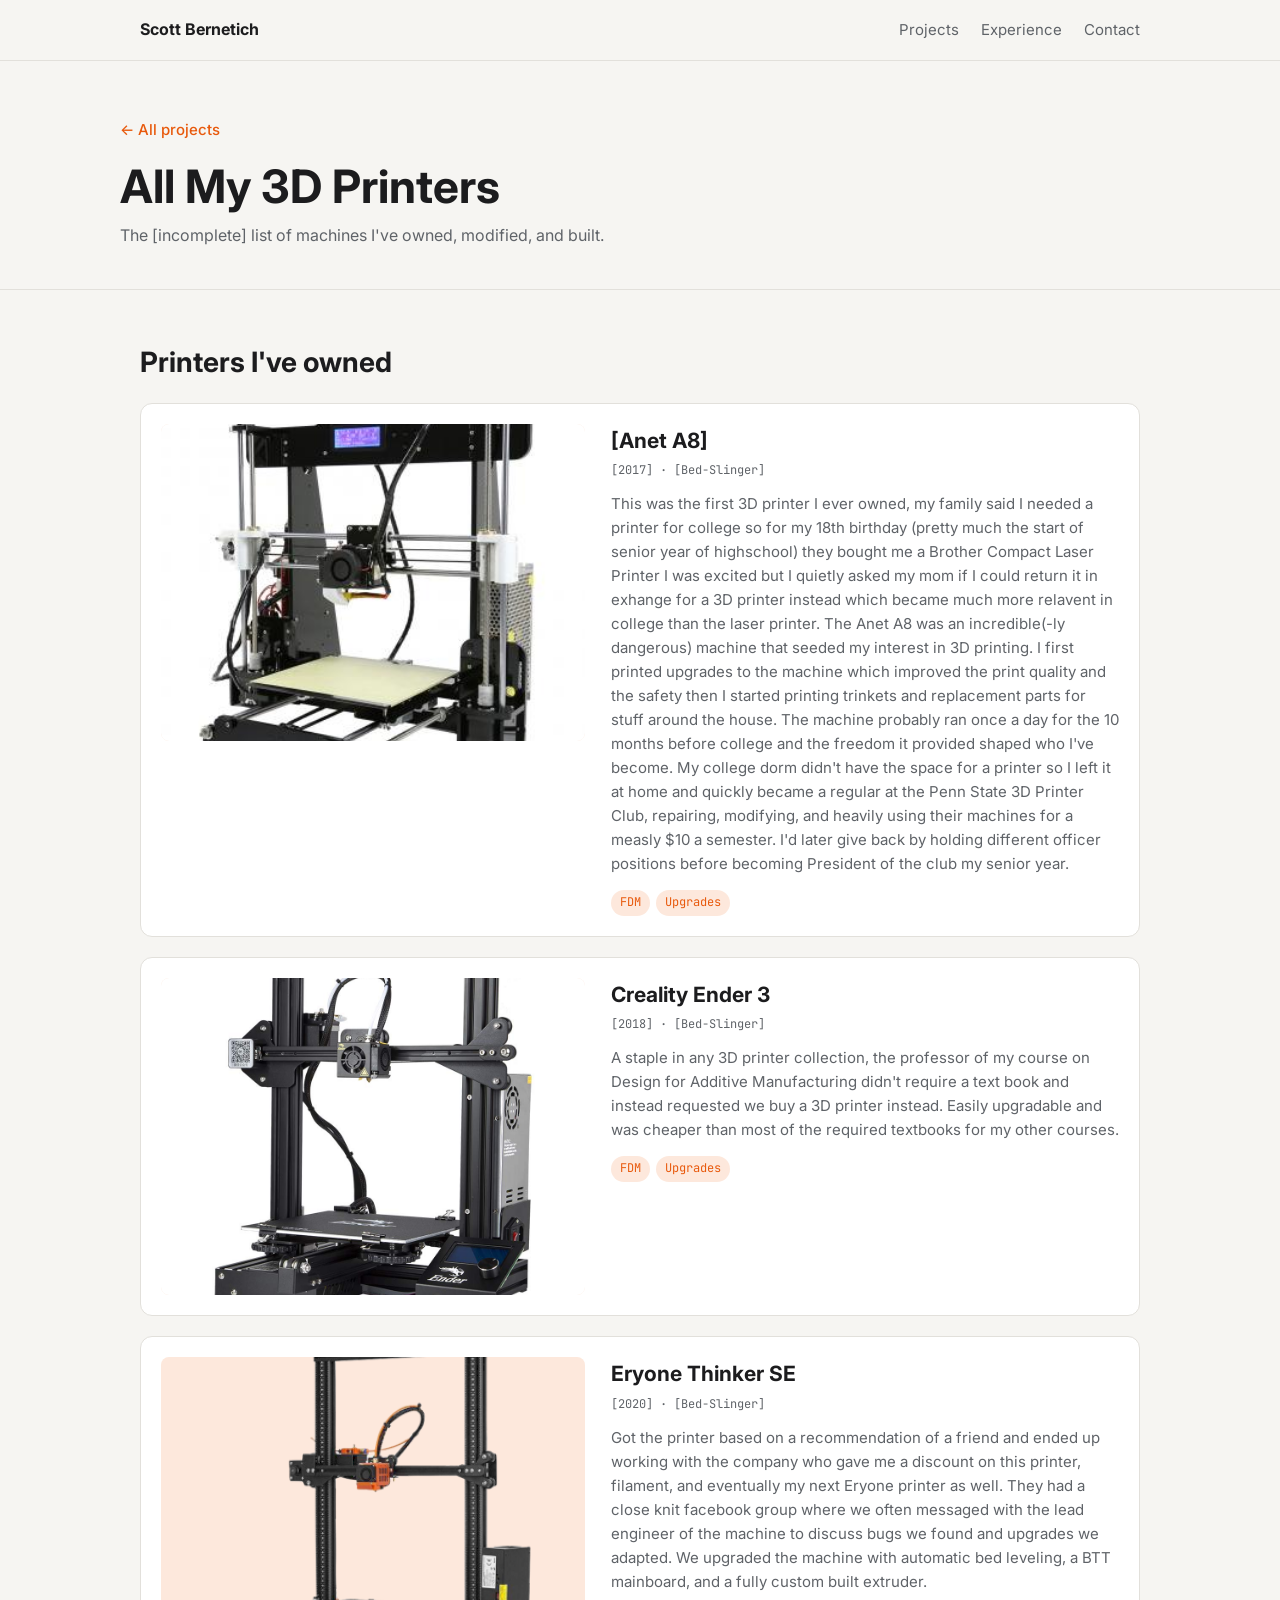
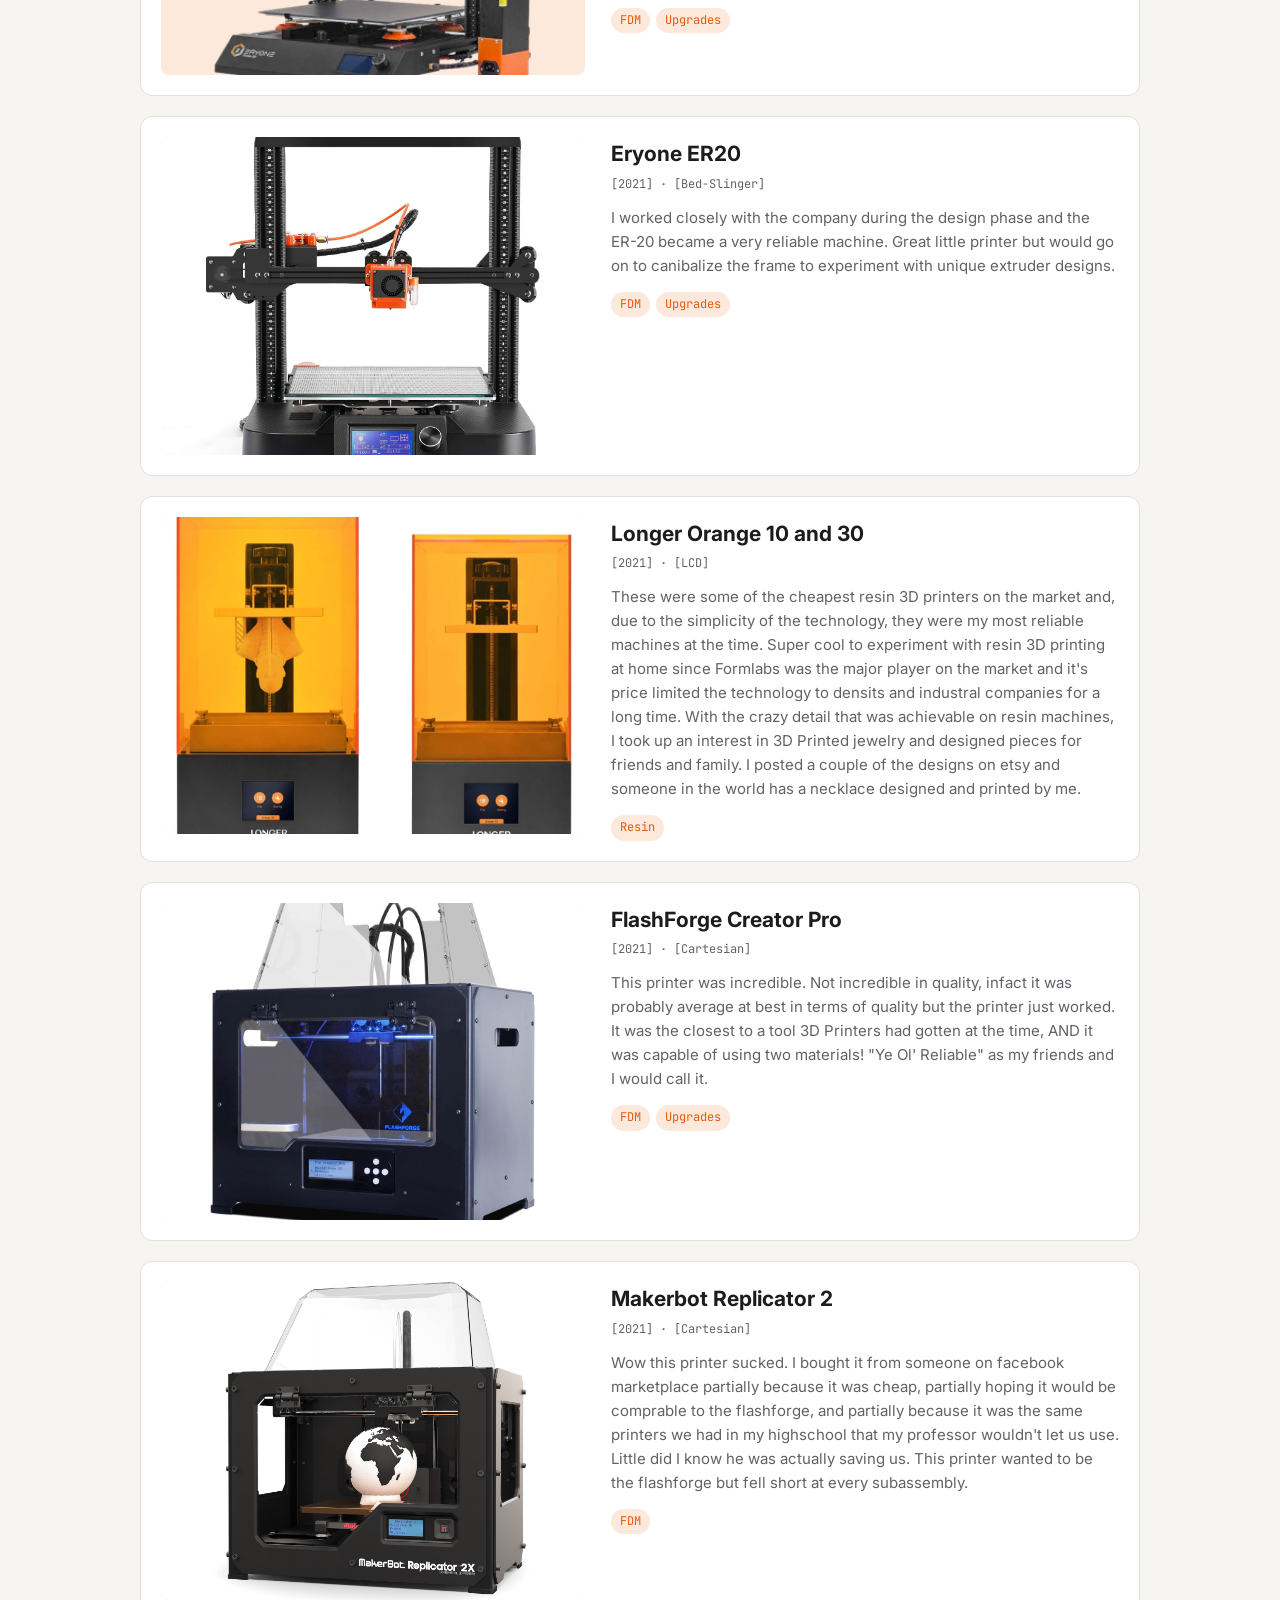
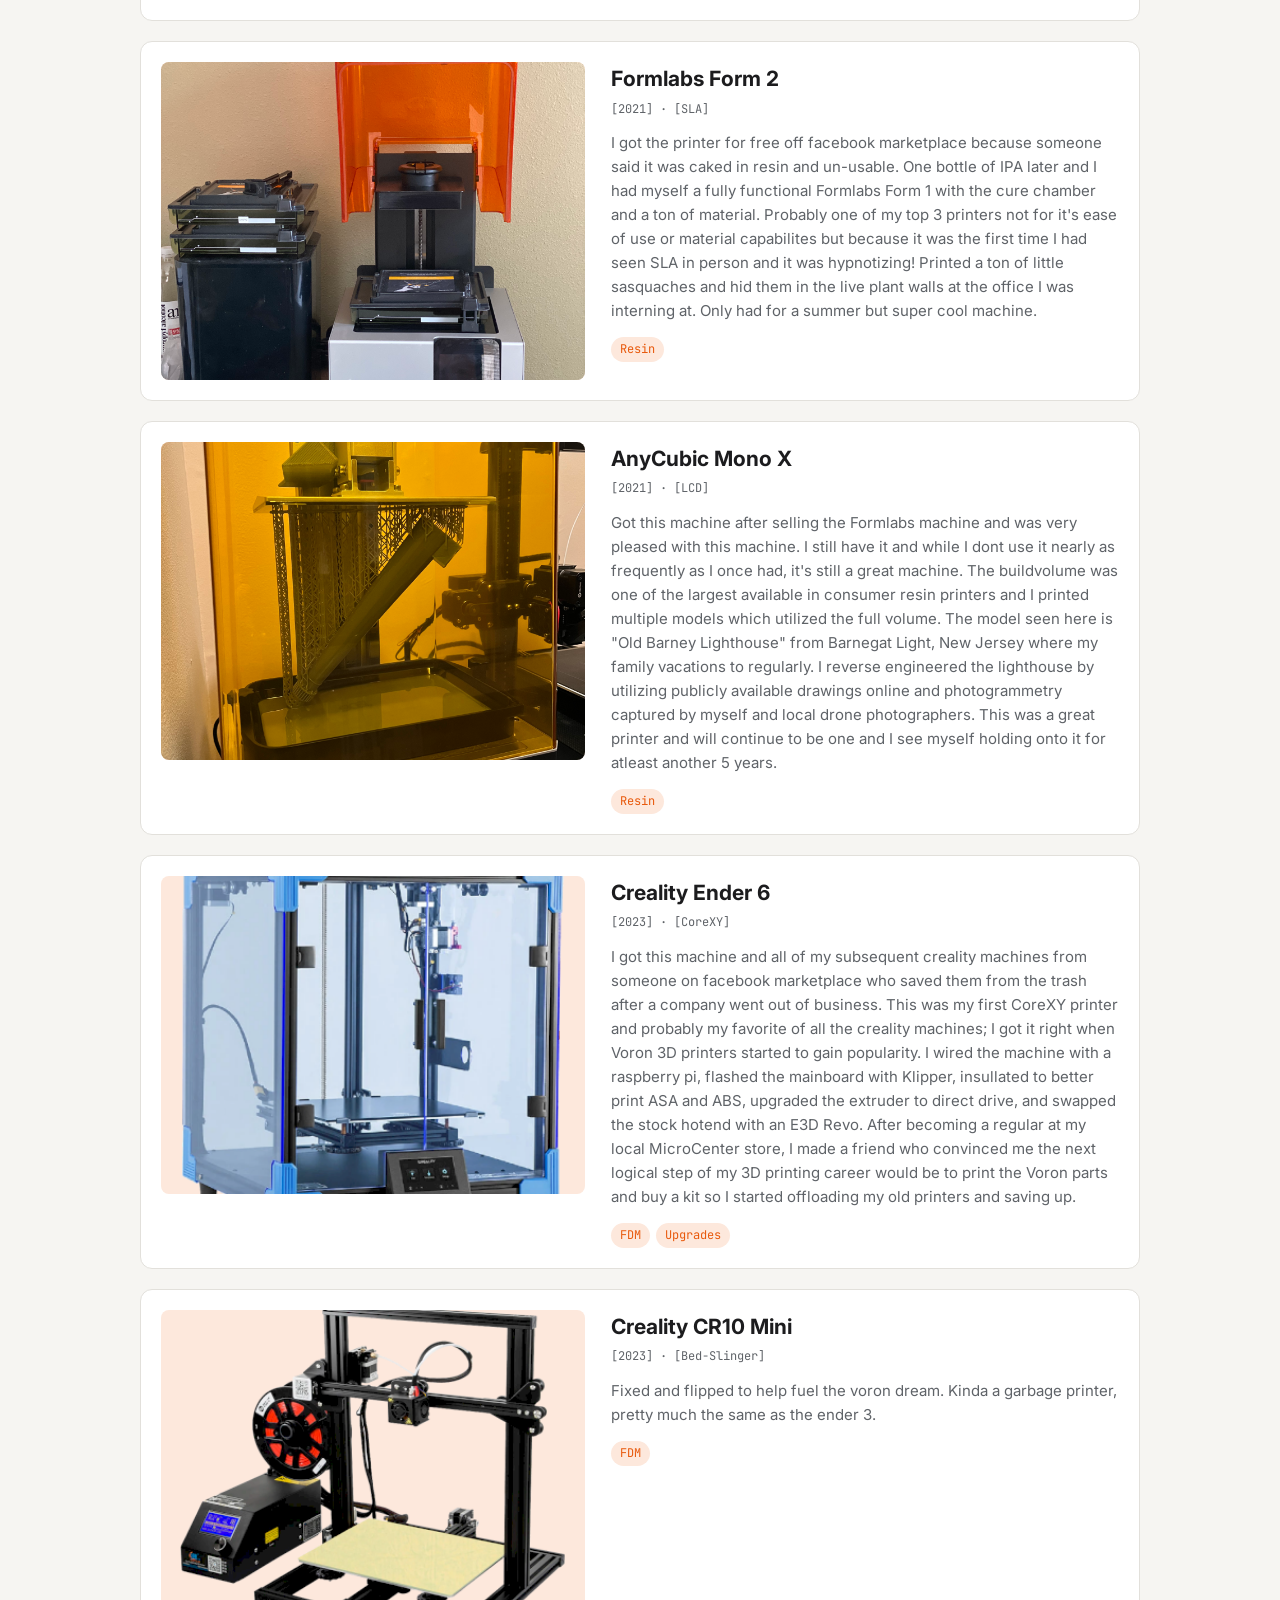
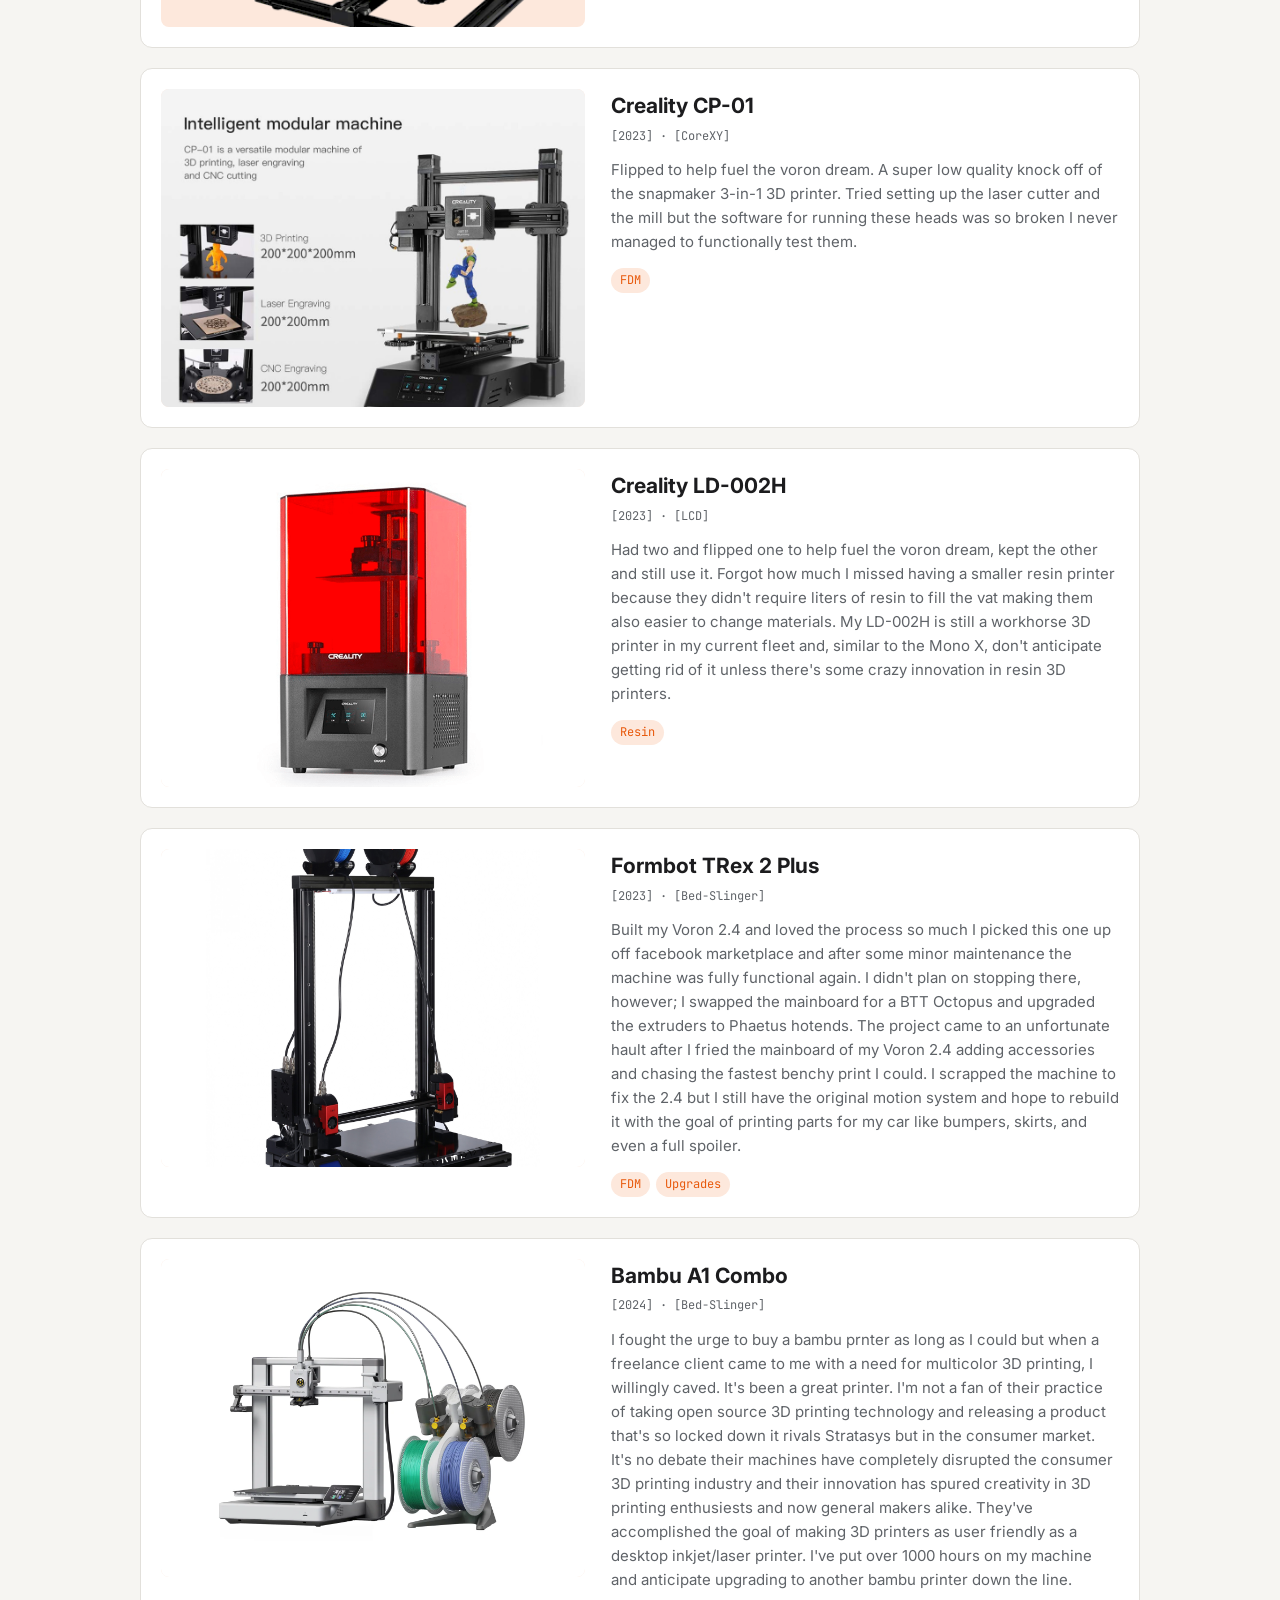
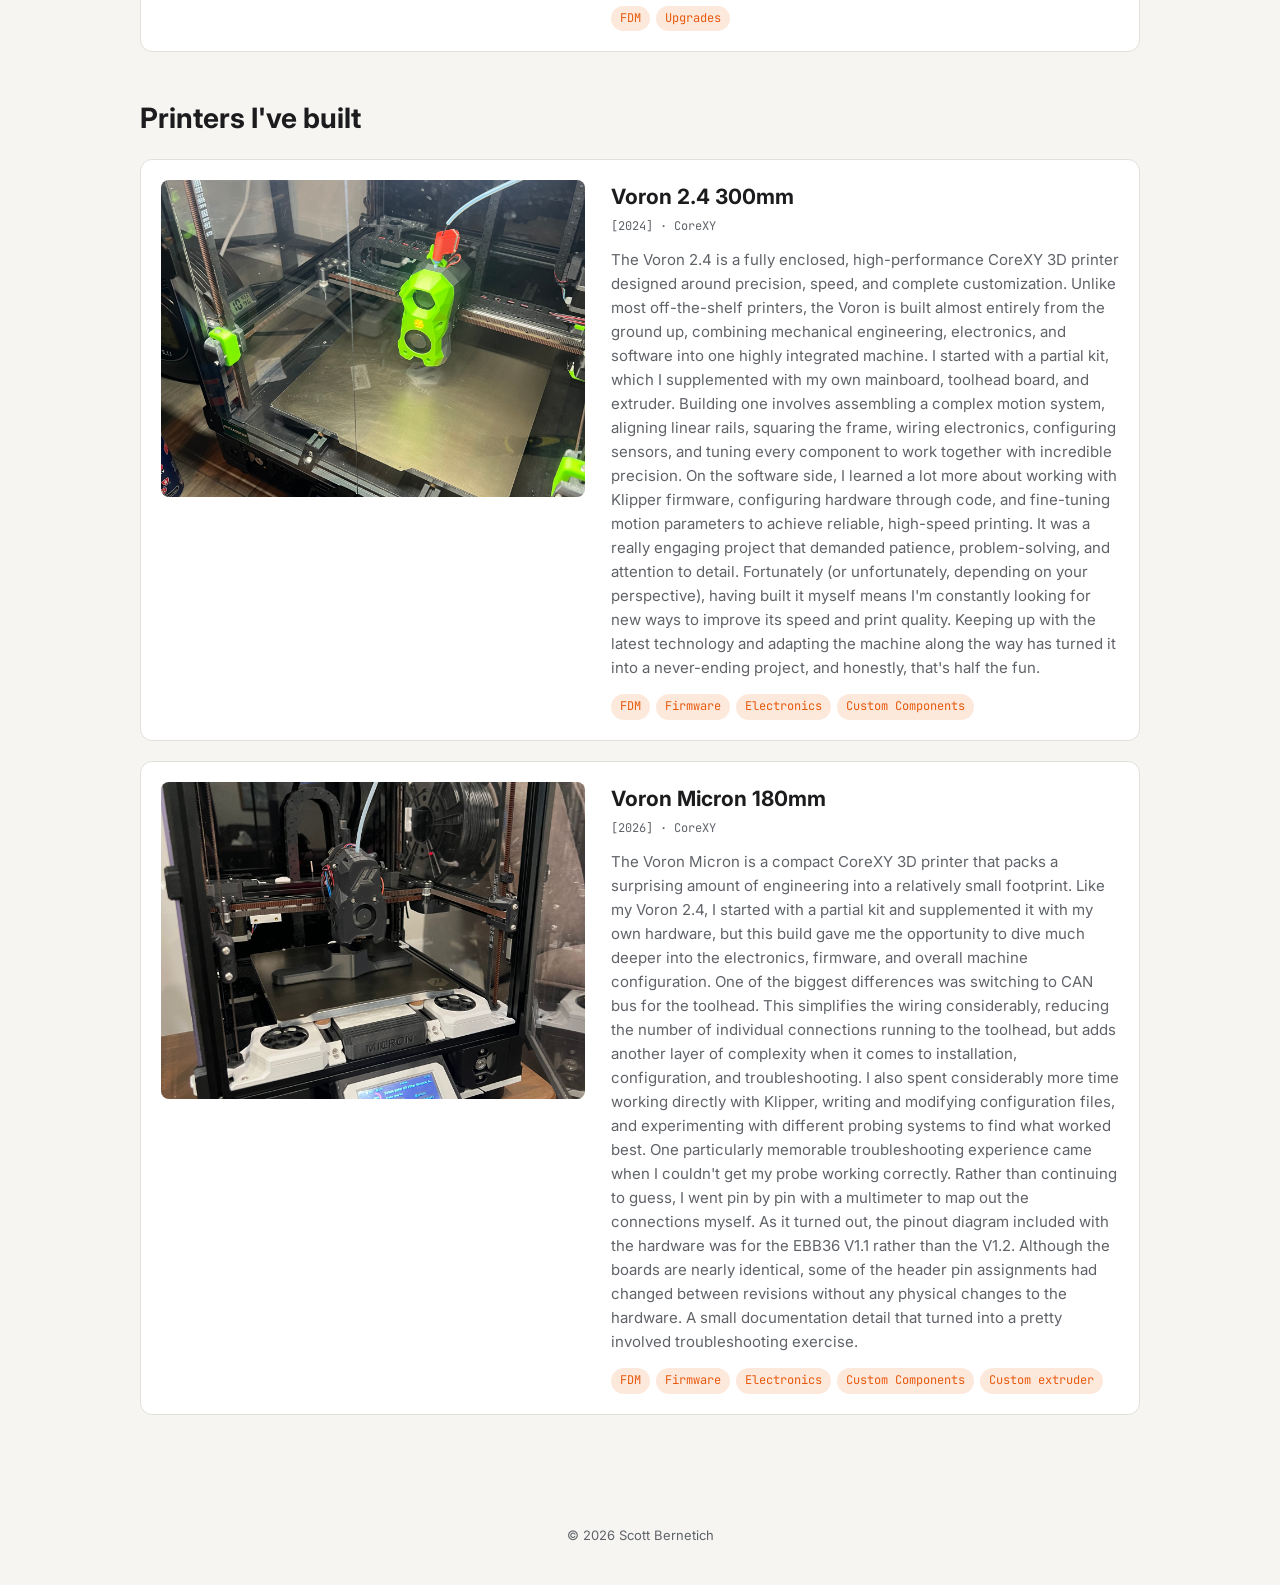
<file: printers.html>
<!doctype html>
<html lang="en">
<head>
<meta charset="utf-8">
<meta name="viewport" content="width=device-width, initial-scale=1">
<title>All My 3D Printers | Scott Bernetich</title>
<meta name="description" content="Every 3D printer I've owned and the custom printers I've built.">
<link rel="preconnect" href="https://fonts.googleapis.com">
<link href="https://fonts.googleapis.com/css2?family=Inter:wght@400;500;700&family=JetBrains+Mono:wght@500&display=swap" rel="stylesheet">
<link rel="stylesheet" href="style.css">
</head>
<body>

<nav>
  <div class="wrap">
    <a href="index.html" class="logo">Scott Bernetich</a>
    <ul>
      <li><a href="index.html#projects">Projects</a></li>
      <li><a href="index.html#work">Experience</a></li>
      <li><a href="index.html#contact">Contact</a></li>
    </ul>
  </div>
</nav>

<div class="wrap page-head">
  <a class="back" href="index.html#projects">&larr; All projects</a>
  <h1>All My 3D Printers</h1>
  <p class="lead">The [incomplete] list of machines I've owned, modified, and built.</p>
</div>

<main class="page-body">
  <div class="wrap">

    <h2>Printers I've owned</h2>

    <!-- Copy this block for each printer. Photos go in images/printers/ -->
    <div class="entry">
      <div class="photo slideshow">Add photo: images/printers/Anet-A8-3D-Printer.jpg
        <img src="images/printers/Anet-A8-3D-Printer.jpg" alt="First printer">
      </div>
      <div>
        <h3>[Anet A8]</h3>
        <div class="meta">[2017] &middot; [Bed-Slinger]</div>
        <p>This was the first 3D printer I ever owned, my family said I needed a printer for college so for my 18th birthday (pretty much the start of senior year of highschool) they bought me a Brother Compact Laser Printer I was excited but I
          quietly asked my mom if I could return it in exhange for a 3D printer instead which became much more relavent in college than the laser printer. The Anet A8 was an incredible(-ly dangerous) machine that seeded my interest in 3D printing. I first printed upgrades to 
          the machine which improved the print quality and the safety then I started printing trinkets and replacement parts for stuff around the house. The machine probably ran once a day for the 10 months before college and the freedom it provided shaped who I've become. 
          My college dorm didn't have the space for a printer so I left it at home and quickly became a regular at the Penn State 3D Printer Club, repairing, modifying, and heavily using their machines for a measly $10 a semester. I'd later give back by holding different officer positions before becoming President of the club my senior year. </p>
        <div class="chips"><span class="chip">FDM</span><span class="chip">Upgrades</span></div>
      </div>
    </div>

    <div class="entry">
      <div class="photo slideshow">Add photo: images/printers/Creality Ender 3.jpg
        <img src="images/printers/Creality Ender 3.jpg" alt="Second printer">
      </div>
      <div>
        <h3>Creality Ender 3</h3>
        <div class="meta">[2018] &middot; [Bed-Slinger]</div>
        <p>A staple in any 3D printer collection, the professor of my course on Design for Additive Manufacturing didn't require a text book and instead requested we buy a 3D printer instead. Easily upgradable and was cheaper than most of the required textbooks for my other courses. </p>
        <div class="chips"><span class="chip">FDM</span><span class="chip">Upgrades</span></div>
      </div>
    </div>

    <div class="entry">
      <div class="photo slideshow">
        <img src="images/printers/Eryone Thinker SE.jpg" alt="Third printer">
      </div>
      <div>
        <h3>Eryone Thinker SE</h3>
        <div class="meta">[2020] &middot; [Bed-Slinger]</div>
        <p>Got the printer based on a recommendation of a friend and ended up working with the company who gave me a discount on this printer, filament, and eventually my next Eryone printer as well. They had a close knit facebook group where we often messaged with the lead 
          engineer of the machine to discuss bugs we found and upgrades we adapted. We upgraded the machine with automatic bed leveling, a BTT mainboard, and a fully custom built extruder.</p>
        <div class="chips"><span class="chip">FDM</span><span class="chip">Upgrades</span></div>
      </div>
    </div>

    <div class="entry">
      <div class="photo slideshow">Add photo: images/printers/Eryone ER20.jpg
        <img src="images/printers/Eryone ER20.jpg" alt="Fourth printer">
      </div>
      <div>
        <h3>Eryone ER20</h3>
        <div class="meta">[2021] &middot; [Bed-Slinger]</div>
        <p>I worked closely with the company during the design phase and the ER-20 became a very reliable machine. Great little printer but would go on to canibalize the frame to experiment with unique extruder designs. </p>
        <div class="chips"><span class="chip">FDM</span><span class="chip">Upgrades</span></div>
      </div>
    </div>

    <div class="entry">
      <div class="photo slideshow">Add photo: images/printers/Longer Orange Printers.jpg.png
        <img src="images/printers/Longer Orange Printers.jpg.png" alt="Fifth printer">
      </div>
      <div>
        <h3>Longer Orange 10 and 30</h3>
        <div class="meta">[2021] &middot; [LCD]</div>
        <p>These were some of the cheapest resin 3D printers on the market and, due to the simplicity of the technology, they were my most reliable machines at the time. Super cool to experiment with resin 3D printing at home since Formlabs was the major player on the market and it's price limited the technology to densits and industral companies 
          for a long time. With the crazy detail that was achievable on resin machines, I took up an interest in 3D Printed jewelry and designed pieces for friends and family. I posted a couple of the designs on etsy and someone in the world has a necklace designed and printed by me.   </p>
        <div class="chips"><span class="chip">Resin</span></div>
      </div>
    </div>

    <div class="entry">
      <div class="photo slideshow">Add photo: images/printers/FlashForge Creator Pro.jpg
        <img src="images/printers/FlashForge Creator Pro.jpg" alt="Sixth printer">
      </div>
      <div>
        <h3>FlashForge Creator Pro</h3>
        <div class="meta">[2021] &middot; [Cartesian]</div>
        <p>This printer was incredible. Not incredible in quality, infact it was probably average at best in terms of quality but the printer just worked. It was the closest to a tool 3D Printers had gotten at the time, AND it was capable of using two materials! "Ye Ol' Reliable" as my friends and I would call it. </p>
        <div class="chips"><span class="chip">FDM</span> <span class="chip">Upgrades</span></div>
      </div>
    </div>
    
    <div class="entry">
      <div class="photo slideshow">Add photo: images/printers/Makerbot Replicator 2.jpg
        <img src="images/printers/Makerbot Replicator 2.jpg" alt="Seventh printer">
      </div>
      <div>
        <h3>Makerbot Replicator 2</h3>
        <div class="meta">[2021] &middot; [Cartesian]</div>
        <p>Wow this printer sucked. I bought it from someone on facebook marketplace partially because it was cheap, partially hoping it would be comprable to the flashforge, and partially because it was the same printers we had in my highschool that my professor wouldn't let us use. 
          Little did I know he was actually saving us. This printer wanted to be the flashforge but fell short at every subassembly. </p>
        <div class="chips"><span class="chip">FDM</span></div>
      </div>
    </div>

    <div class="entry">
      <div class="photo slideshow">Add photo: images/printers/Formlabs Form 2.jpg
        <img src="images/printers/Formlabs Form 2.jpg" alt="Eighth printer">
      </div>
      <div>
        <h3>Formlabs Form 2</h3>
        <div class="meta">[2021] &middot; [SLA]</div>
        <p>I got the printer for free off facebook marketplace because someone said it was caked in resin and un-usable. One bottle of IPA later and I had myself a fully functional Formlabs Form 1 with the cure chamber and a ton of material. Probably one of my top 3 printers not 
          for it's ease of use or material capabilites but because it was the first time I had seen SLA in person and it was hypnotizing! Printed a ton of little sasquaches and hid them in the live plant walls at the office I was interning at. Only had for a summer but super cool machine. </p>
        <div class="chips"><span class="chip">Resin</span></div>
      </div>
    </div>

    <div class="entry">
      <div class="photo slideshow">Add photo: images/printers/AnyCubic Mono X.jpg
        <img src="images/printers/AnyCubic Mono X.jpg" alt="Ninth printer">
      </div>
      <div>
        <h3>AnyCubic Mono X</h3>
        <div class="meta">[2021] &middot; [LCD]</div>
        <p>Got this machine after selling the Formlabs machine and was very pleased with this machine. I still have it and while I dont use it nearly as frequently as I once had, it's still a great machine. The buildvolume was one of the largest available in consumer resin printers 
          and I printed multiple models which utilized the full volume. The model seen here is "Old Barney Lighthouse" from Barnegat Light, New Jersey where my family vacations to regularly. I reverse engineered the lighthouse by utilizing publicly available drawings online and photogrammetry captured by myself and local drone photographers. 
          This was a great printer and will continue to be one and I see myself holding onto it for atleast another 5 years.</p>
        <div class="chips"><span class="chip">Resin</span></div>
      </div>
    </div>

    <div class="entry">
      <div class="photo slideshow">Add photo: images/printers/Creality Ender 6.jpg
        <img src="images/printers/Creality Ender 6.jpg" alt="Tenth printer">
      </div>
      <div>
        <h3>Creality Ender 6</h3>
        <div class="meta">[2023] &middot; [CoreXY]</div>
        <p>I got this machine and all of my subsequent creality machines from someone on facebook marketplace who saved them from the trash after a company went out of business. This was my first CoreXY printer and probably my favorite of all the creality machines; I got it right when Voron 3D printers started to gain popularity. 
          I wired the machine with a raspberry pi, flashed the mainboard with Klipper, insullated to better print ASA and ABS, upgraded the extruder to direct drive, and swapped the stock hotend with an E3D Revo. After becoming a regular at my local MicroCenter store, I made a friend who convinced me the next logical step 
          of my 3D printing career would be to print the Voron parts and buy a kit so I started offloading my old printers and saving up. </p>
        <div class="chips"><span class="chip">FDM</span><span class="chip">Upgrades</span></div>
      </div>
    </div>

    <div class="entry">
      <div class="photo slideshow">
        <img src="images/printers/Creality CR10 Mini.png" alt="Eleventh printer">
      </div>
      <div>
        <h3>Creality CR10 Mini</h3>
        <div class="meta">[2023] &middot; [Bed-Slinger]</div>
        <p>Fixed and flipped to help fuel the voron dream. Kinda a garbage printer, pretty much the same as the ender 3. </p>
        <div class="chips"><span class="chip">FDM</span></div>
      </div>
    </div>

    <div class="entry">
      <div class="photo slideshow">Add photo: images/printers/Creality CP-01.jpg
        <img src="images/printers/Creality CP-01.jpg" alt="Twelth printer">
      </div>
      <div>
        <h3>Creality CP-01</h3>
        <div class="meta">[2023] &middot; [CoreXY]</div>
        <p>Flipped to help fuel the voron dream. A super low quality knock off of the snapmaker 3-in-1 3D printer. Tried setting up the laser cutter and the mill but the software for running these heads was so broken I never managed to functionally test them. </p>
        <div class="chips"><span class="chip">FDM</span></div>
      </div>
    </div>

    <div class="entry">
      <div class="photo slideshow">Add photo: images/printers/Creality LD-002H.png
        <img src="images/printers/Creality LD-002H.png" alt="Thirteenth printer">
      </div>
      <div>
        <h3>Creality LD-002H</h3>
        <div class="meta">[2023] &middot; [LCD]</div>
        <p>Had two and flipped one to help fuel the voron dream, kept the other and still use it. Forgot how much I missed having a smaller resin printer because they didn't require liters of resin to fill the vat making them also easier to change materials.
        My LD-002H is still a workhorse 3D printer in my current fleet and, similar to the Mono X, don't anticipate getting rid of it unless there's some crazy innovation in resin 3D printers.</p>
        <div class="chips"><span class="chip">Resin</span></div>
      </div>
    </div>
    
    <div class="entry">
      <div class="photo slideshow">Add photo: images/printers/Formbot TRex.jpg
        <img src="images/printers/Formbot TRex.jpg" alt="Fourteenth printer">
      </div>
      <div>
        <h3>Formbot TRex 2 Plus</h3>
        <div class="meta">[2023] &middot; [Bed-Slinger]</div>
        <p>Built my Voron 2.4 and loved the process so much I picked this one up off facebook marketplace and after some minor maintenance the machine was fully functional again. I didn't plan on stopping there, however; I swapped the mainboard for a BTT Octopus
          and upgraded the extruders to Phaetus hotends. The project came to an unfortunate hault after I fried the mainboard of my Voron 2.4 adding accessories and chasing the fastest benchy print I could. I scrapped the machine to fix the 2.4 but I still have 
          the original motion system and hope to rebuild it with the goal of printing parts for my car like bumpers, skirts, and even a full spoiler. </p>
        <div class="chips"><span class="chip">FDM</span><span class="chip">Upgrades</span></div>
      </div>
    </div>
    
    <div class="entry">
      <div class="photo slideshow">Add photo: images/printers/Bambu A1 Combo.jpg
        <img src="images/printers/Bambu A1 Combo.jpg" alt="Fifteenth printer">
      </div>
      <div>
        <h3>Bambu A1 Combo</h3>
        <div class="meta">[2024] &middot; [Bed-Slinger]</div>
        <p>I fought the urge to buy a bambu prnter as long as I could but when a freelance client came to me with a need for multicolor 3D printing, I willingly caved. It's been a great printer. I'm not a fan of their practice of taking open source 3D 
          printing technology and releasing a product that's so locked down it rivals Stratasys but in the consumer market. It's no debate their machines have completely disrupted the consumer 3D printing industry and their innovation has spured creativity in 
          3D printing enthusiests and now general makers alike. They've accomplished the goal of making 3D printers as user friendly as a desktop inkjet/laser printer. I've put over 1000 hours on my machine and anticipate upgrading to another bambu printer down the line.  </p>
        <div class="chips"><span class="chip">FDM</span><span class="chip">Upgrades</span></div>
      </div>
    </div>
    

    
    
    
    <h2>Printers I've built</h2>

    <div class="entry">
      <div class="photo slideshow">Add photo: images/printers/custom-voron.jpg
        <img src="images/printers/custom-voron.jpg" alt="Voron 2.4 300mm">
      </div>
      <div>
        <h3>Voron 2.4 300mm</h3>
        <div class="meta">[2024] &middot; CoreXY</div>
        <p>The Voron 2.4 is a fully enclosed, high-performance CoreXY 3D printer designed around precision, speed, and complete customization. Unlike most off-the-shelf printers, the Voron is built almost entirely from the ground up, combining mechanical engineering, electronics, and software into one highly integrated machine.
          I started with a partial kit, which I supplemented with my own mainboard, toolhead board, and extruder. Building one involves assembling a complex motion system, aligning linear rails, squaring the frame, wiring electronics, configuring sensors, and tuning every component to work together with incredible precision.
          On the software side, I learned a lot more about working with Klipper firmware, configuring hardware through code, and fine-tuning motion parameters to achieve reliable, high-speed printing.
          It was a really engaging project that demanded patience, problem-solving, and attention to detail. Fortunately (or unfortunately, depending on your perspective), having built it myself means I'm constantly looking for new ways to improve its speed and print quality.
          Keeping up with the latest technology and adapting the machine along the way has turned it into a never-ending project, and honestly, that's half the fun. </p>
        <div class="chips"><span class="chip">FDM</span><span class="chip">Firmware</span><span class="chip">Electronics</span><span class="chip">Custom Components</span></div>
      </div>
    </div>

    <div class="entry">
      <div class="photo slideshow">Add photo: images/printers/custom-micron.jpg
        <img src="images/printers/custom-micron.jpg" alt="Voron Micron 180mm">
      </div>
      <div>
        <h3>Voron Micron 180mm</h3>
        <div class="meta">[2026] &middot; CoreXY</div>
        <p>The Voron Micron is a compact CoreXY 3D printer that packs a surprising amount of engineering into a relatively small footprint. Like my Voron 2.4, I started with a partial kit and supplemented it with my own hardware, but this build gave me the opportunity to dive much deeper into the electronics, firmware, and overall machine configuration.
          One of the biggest differences was switching to CAN bus for the toolhead. This simplifies the wiring considerably, reducing the number of individual connections running to the toolhead, but adds another layer of complexity when it comes to installation, configuration, and troubleshooting. 
          I also spent considerably more time working directly with Klipper, writing and modifying configuration files, and experimenting with different probing systems to find what worked best.
          One particularly memorable troubleshooting experience came when I couldn't get my probe working correctly. Rather than continuing to guess, I went pin by pin with a multimeter to map out the connections myself. As it turned out, the pinout diagram included with the hardware was for the EBB36 V1.1 rather than the V1.2. 
          Although the boards are nearly identical, some of the header pin assignments had changed between revisions without any physical changes to the hardware. A small documentation detail that turned into a pretty involved troubleshooting exercise.</p>
        <div class="chips"><span class="chip">FDM</span><span class="chip">Firmware</span><span class="chip">Electronics</span><span class="chip">Custom Components</span><span class="chip">Custom extruder</span></div>
      </div>
    </div>

  </div>
</main>

<footer>&copy; 2026 Scott Bernetich</footer>

<script src="slideshow.js"></script>
</body>
</html>
</file>
<file: style.css>
:root {
  --bg: #f6f5f2; --surface: #ffffff; --text: #1c1c1e; --muted: #5f6368;
  --line: #e2e0db; --accent: #e8590c; --accent-soft: #fde8dc;
}
@media (prefers-color-scheme: dark) {
  :root {
    --bg: #121214; --surface: #1c1c20; --text: #f2f2f2; --muted: #a0a0a8;
    --line: #2e2e34; --accent: #ff7a33; --accent-soft: #3a2418;
  }
}
* { box-sizing: border-box; margin: 0; padding: 0; }
body { background: var(--bg); color: var(--text); font-family: Inter, system-ui, sans-serif; line-height: 1.6; }
a { color: var(--accent); text-decoration: none; }
a:hover { text-decoration: underline; }
a:focus-visible { outline: 2px solid var(--accent); outline-offset: 3px; border-radius: 4px; }
.wrap { max-width: 1040px; margin: 0 auto; padding: 0 20px; }

nav { position: sticky; top: 0; background: var(--bg); border-bottom: 1px solid var(--line); z-index: 10; }
nav .wrap { display: flex; justify-content: space-between; align-items: center; height: 60px; }
nav .logo { font-weight: 700; color: var(--text); }
nav ul { list-style: none; display: flex; gap: 22px; font-size: 15px; }
nav ul a { color: var(--muted); }
@media (max-width: 560px) { nav ul { gap: 14px; font-size: 14px; } nav .logo { display: none; } }

header { padding: 90px 0 70px; }
.tag { font-family: "JetBrains Mono", monospace; font-size: 13px; color: var(--accent); letter-spacing: .05em; text-transform: uppercase; }
h1 { font-size: clamp(36px, 6vw, 58px); line-height: 1.1; margin: 14px 0 18px; }
header p { font-size: 19px; color: var(--muted); max-width: 640px; }
.buttons { display: flex; flex-wrap: wrap; gap: 12px; margin-top: 30px; }
.btn { padding: 11px 20px; border-radius: 8px; font-weight: 500; font-size: 15px; border: 1px solid var(--line); color: var(--text); background: var(--surface); }
.btn.primary { background: var(--accent); border-color: var(--accent); color: #fff; }
.btn:hover { text-decoration: none; opacity: .88; }

section { padding: 60px 0; border-top: 1px solid var(--line); }
h2 { font-size: 28px; margin-bottom: 8px; }
.lead { color: var(--muted); margin-bottom: 34px; max-width: 640px; }

.grid { display: grid; grid-template-columns: repeat(auto-fill, minmax(300px, 1fr)); gap: 22px; }
.grid.two { grid-template-columns: repeat(auto-fit, minmax(min(100%, 420px), 1fr)); }
.card { background: var(--surface); border: 1px solid var(--line); border-radius: 12px; overflow: hidden; display: flex; flex-direction: column; }
.photo { aspect-ratio: 16/10; background: var(--accent-soft); display: flex; align-items: center; justify-content: center; color: var(--accent); font-family: "JetBrains Mono", monospace; font-size: 13px; text-align: center; padding: 0 16px; position: relative; overflow: hidden; }
.photo img { width: 100%; height: 100%; object-fit: cover; position: absolute; inset: 0; }
.card .body { padding: 20px; flex: 1; }
.card h3 { font-size: 19px; margin-bottom: 8px; }
.card p { color: var(--muted); font-size: 15px; }
.chips { display: flex; flex-wrap: wrap; gap: 6px; margin-top: 14px; }
.chip { font-family: "JetBrains Mono", monospace; font-size: 12px; padding: 3px 9px; border-radius: 99px; background: var(--accent-soft); color: var(--accent); }

/* Slideshows: images stack and fade; slideshow.js marks one as active */
.slideshow img { opacity: 0; transition: opacity .7s ease; }
.slideshow img.active { opacity: 1; }
@media (prefers-reduced-motion: reduce) { .slideshow img { transition: none; } }

/* Project cards on the home page are fully clickable */
a.card { color: inherit; transition: border-color .15s ease; }
a.card:hover { text-decoration: none; border-color: var(--accent); }
a.card .more { display: inline-block; margin-top: 14px; color: var(--accent); font-weight: 500; font-size: 15px; }

.work { display: grid; gap: 16px; }
.work-item { background: var(--surface); border: 1px solid var(--line); border-left: 4px solid var(--accent); border-radius: 8px; padding: 20px 22px; }
.work-item h3 { font-size: 18px; margin-bottom: 6px; }
.work-item p { color: var(--muted); font-size: 15px; }

.contact { text-align: center; }
.contact .buttons { justify-content: center; }
footer { text-align: center; color: var(--muted); font-size: 13px; padding: 30px 0 40px; }

/* Project subpages */
.page-head { padding: 56px 0 40px; }
.page-head .back { font-size: 15px; font-weight: 500; }
.page-head h1 { font-size: clamp(32px, 5vw, 46px); margin: 18px 0 12px; }
.page-head .lead { margin-bottom: 0; }
.page-body { padding: 10px 0 60px; border-top: 1px solid var(--line); }
.page-body h2 { margin: 44px 0 18px; }
.page-body h2:first-child { margin-top: 40px; }

.entry { display: grid; grid-template-columns: minmax(0, 5fr) minmax(0, 6fr); gap: 26px; background: var(--surface); border: 1px solid var(--line); border-radius: 12px; padding: 20px; margin-bottom: 20px; }
.entry .photo { border-radius: 8px; aspect-ratio: 4/3; align-self: start; }
.entry h3 { font-size: 21px; margin-bottom: 4px; }
.entry .meta { font-family: "JetBrains Mono", monospace; font-size: 12px; color: var(--muted); margin-bottom: 12px; }
.entry p { color: var(--muted); font-size: 15px; margin-bottom: 10px; }
@media (max-width: 700px) { .entry { grid-template-columns: 1fr; } }
</file>
